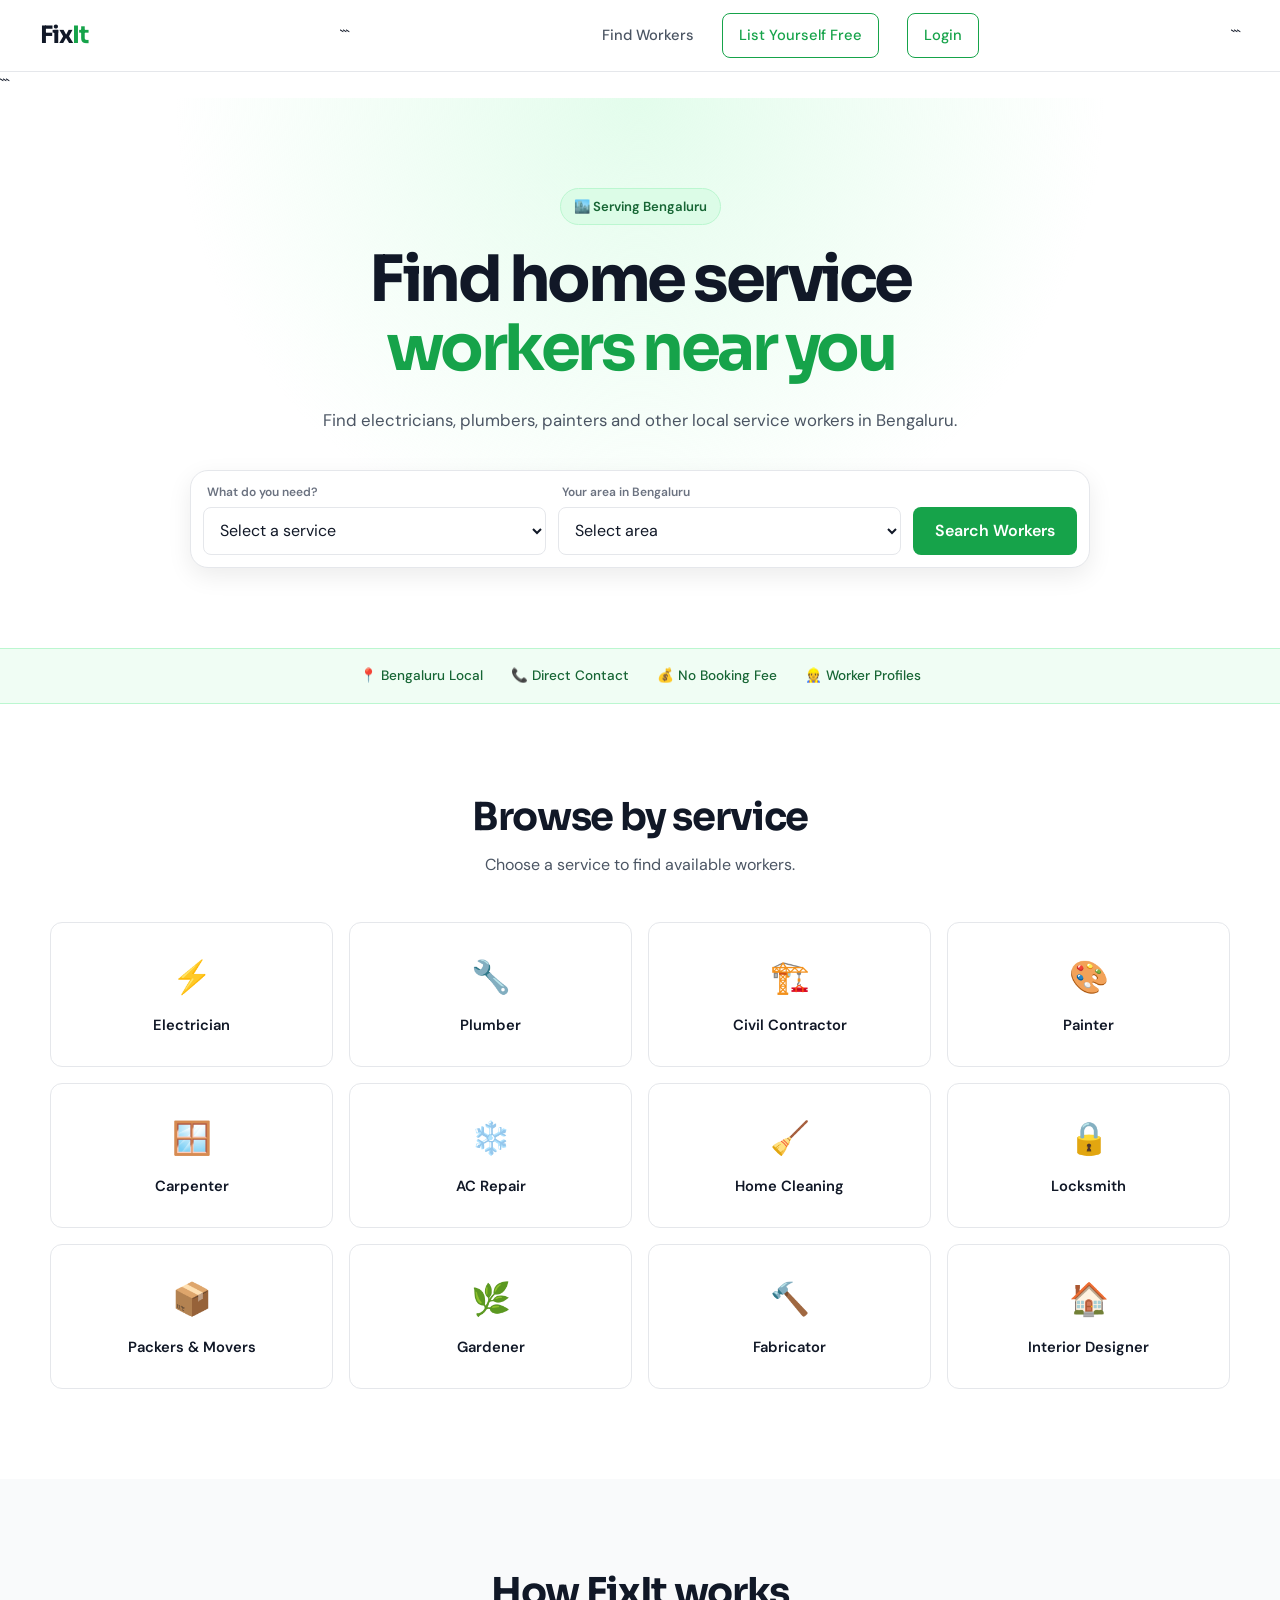
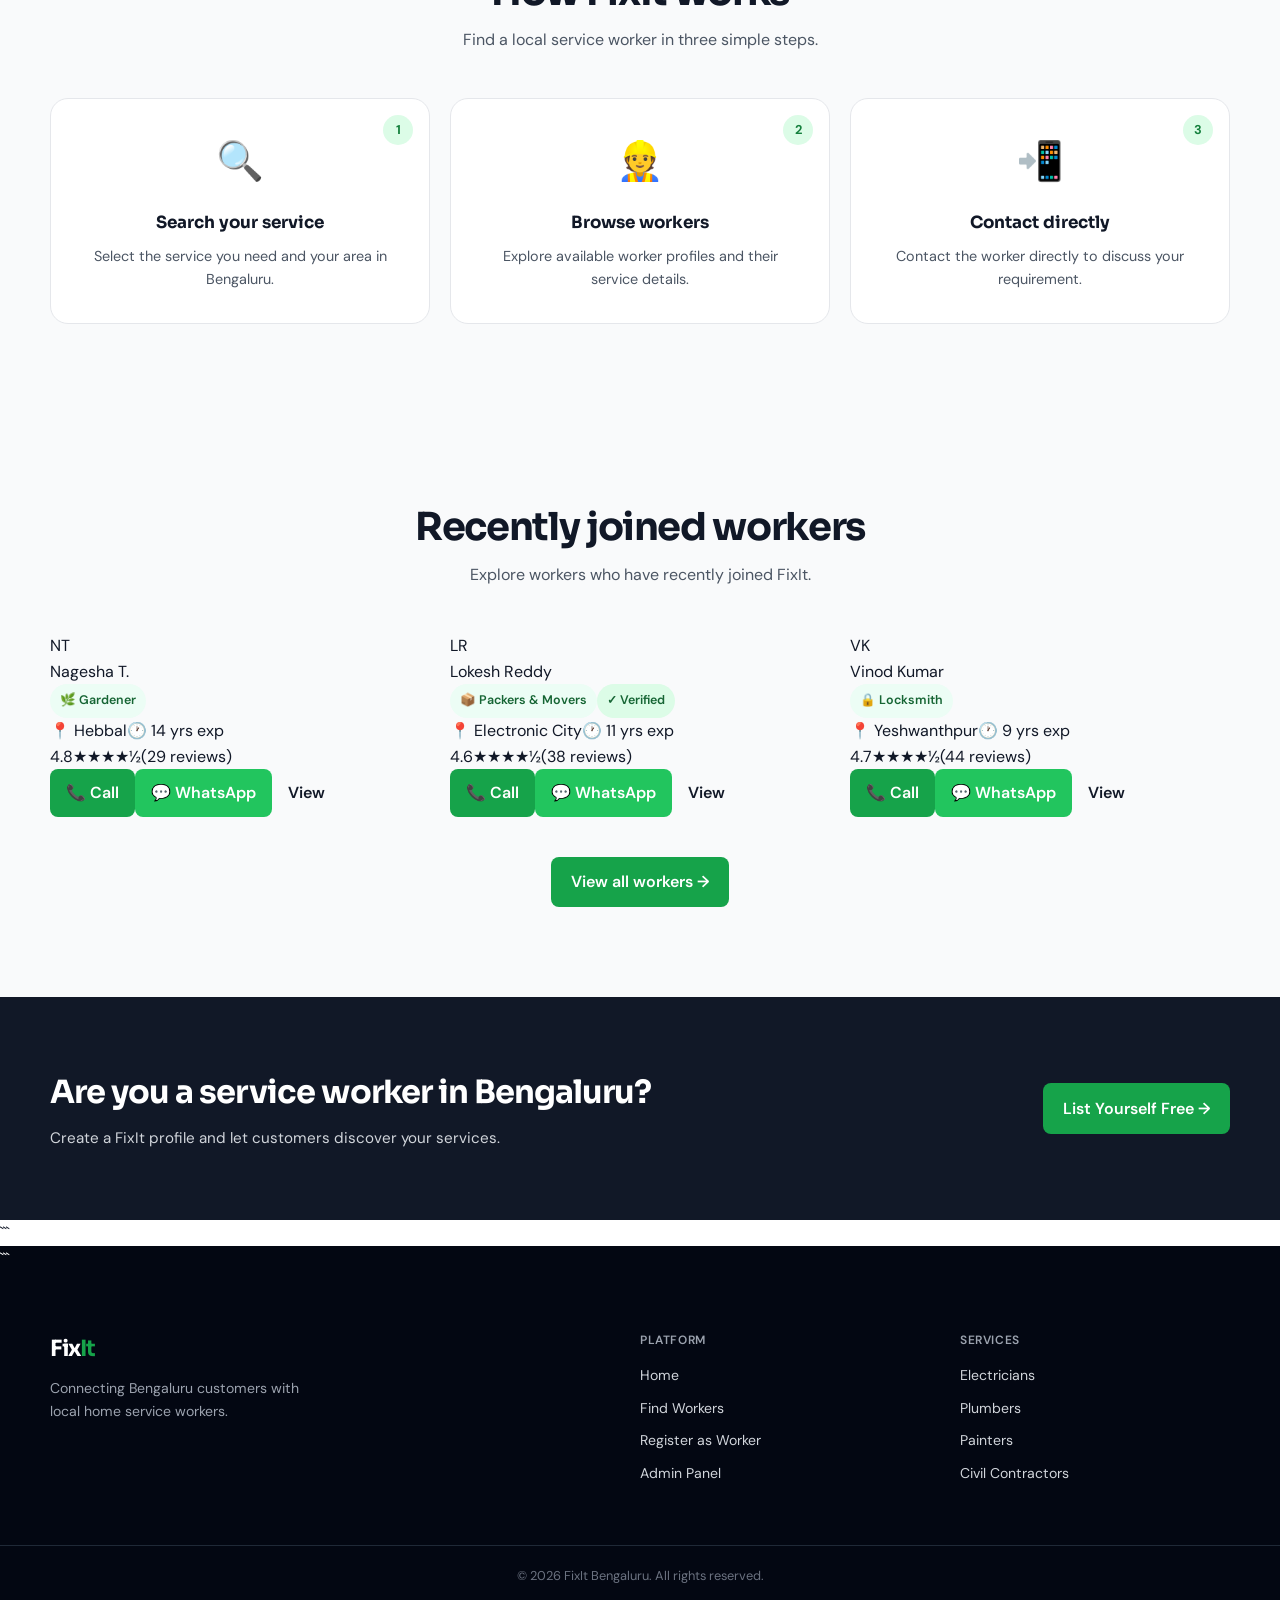
<file: index.html>
<!DOCTYPE html>

<html lang="en">
<head>
  <meta charset="UTF-8">
  <meta name="viewport" content="width=device-width, initial-scale=1.0">

  <title>FixIt — Home Services in Bengaluru</title>

<meta
name="description"
content="Find local electricians, plumbers, painters, carpenters and other home service workers in Bengaluru."

>

  <meta name="theme-color" content="#ffffff">

  <link rel="preconnect" href="https://fonts.googleapis.com">
  <link rel="preconnect" href="https://fonts.gstatic.com" crossorigin>

  <link
    href="https://fonts.googleapis.com/css2?family=Sora:wght@400;500;600;700&family=DM+Sans:wght@400;500&display=swap"
    rel="stylesheet"
  >

  <link rel="stylesheet" href="css/style.css">
</head>

<body>

  <!-- =========================
       NAVIGATION
  ========================== -->

  <header class="navbar">
    <a href="index.html" class="brand" aria-label="FixIt home">
      Fix<span>It</span>
    </a>

```
<nav class="nav-links" aria-label="Main navigation">
  <a href="pages/services.html">Find Workers</a>
  <a href="pages/register.html" class="btn-outline">
    List Yourself Free
  </a>
  <a href="pages/login.html" class="btn-outline" data-auth-link>Login</a>
</nav>

<button
  type="button"
  class="hamburger"
  id="menuToggle"
  aria-label="Open navigation menu"
  aria-expanded="false"
  aria-controls="mobileMenu"
>
  ☰
</button>
```

  </header>

  <nav
    class="mobile-menu"
    id="mobileMenu"
    aria-label="Mobile navigation"
    hidden
  >
    <a href="pages/services.html">Find Workers</a>
    <a href="pages/register.html">List Yourself Free</a>
  </nav>

  <!-- =========================
       HERO
  ========================== -->

  <main>

```
<section class="hero">
  <div class="hero-badge">
    🏙️ Serving Bengaluru
  </div>

  <h1>
    Find home service
    <br>
    <span class="highlight">workers near you</span>
  </h1>

  <p class="hero-sub">
    Find electricians, plumbers, painters and other local service workers
    in Bengaluru.
  </p>

  <form class="search-box" id="searchForm">

    <div class="search-field">
      <label for="searchCategory">
        What do you need?
      </label>

      <select id="searchCategory" name="category">
        <option value="">Select a service</option>
        <option value="Electrician">Electrician</option>
        <option value="Plumber">Plumber</option>
        <option value="Civil Contractor">Civil Contractor</option>
        <option value="Painter">Painter</option>
        <option value="Carpenter">Carpenter</option>
        <option value="AC Repair">AC Repair</option>
        <option value="Home Cleaning">Home Cleaning</option>
        <option value="Locksmith">Locksmith</option>
        <option value="Packers & Movers">Packers & Movers</option>
        <option value="Gardener">Gardener</option>
        <option value="Fabricator">Fabricator</option>
        <option value="Interior Designer">Interior Designer</option>
      </select>
    </div>

    <div class="search-field">
      <label for="searchArea">
        Your area in Bengaluru
      </label>

      <select id="searchArea" name="area">
        <option value="">Select area</option>
        <option value="Koramangala">Koramangala</option>
        <option value="HSR Layout">HSR Layout</option>
        <option value="Whitefield">Whitefield</option>
        <option value="Indiranagar">Indiranagar</option>
        <option value="Jayanagar">Jayanagar</option>
        <option value="Marathahalli">Marathahalli</option>
        <option value="Electronic City">Electronic City</option>
        <option value="Hebbal">Hebbal</option>
        <option value="BTM Layout">BTM Layout</option>
        <option value="Banashankari">Banashankari</option>
        <option value="JP Nagar">JP Nagar</option>
        <option value="Yeshwanthpur">Yeshwanthpur</option>
      </select>
    </div>

    <button type="submit" class="btn-search">
      Search Workers
    </button>

  </form>
</section>


<!-- =========================
     TRUST / PLATFORM INFO
========================== -->

<section class="trust-strip" aria-label="FixIt features">
  <div class="trust-items">
    <span>📍 Bengaluru Local</span>
    <span>📞 Direct Contact</span>
    <span>💰 No Booking Fee</span>
    <span>👷 Worker Profiles</span>
  </div>
</section>


<!-- =========================
     CATEGORIES
========================== -->

<section class="section categories-section">
  <div class="container">

    <h2 class="section-title">
      Browse by service
    </h2>

    <p class="section-sub">
      Choose a service to find available workers.
    </p>

    <div class="categories-grid">

      <a href="pages/services.html?category=Electrician" class="cat-card">
        <div class="cat-icon">⚡</div>
        <div class="cat-name">Electrician</div>
      </a>

      <a href="pages/services.html?category=Plumber" class="cat-card">
        <div class="cat-icon">🔧</div>
        <div class="cat-name">Plumber</div>
      </a>

      <a href="pages/services.html?category=Civil%20Contractor" class="cat-card">
        <div class="cat-icon">🏗️</div>
        <div class="cat-name">Civil Contractor</div>
      </a>

      <a href="pages/services.html?category=Painter" class="cat-card">
        <div class="cat-icon">🎨</div>
        <div class="cat-name">Painter</div>
      </a>

      <a href="pages/services.html?category=Carpenter" class="cat-card">
        <div class="cat-icon">🪟</div>
        <div class="cat-name">Carpenter</div>
      </a>

      <a href="pages/services.html?category=AC%20Repair" class="cat-card">
        <div class="cat-icon">❄️</div>
        <div class="cat-name">AC Repair</div>
      </a>

      <a href="pages/services.html?category=Home%20Cleaning" class="cat-card">
        <div class="cat-icon">🧹</div>
        <div class="cat-name">Home Cleaning</div>
      </a>

      <a href="pages/services.html?category=Locksmith" class="cat-card">
        <div class="cat-icon">🔒</div>
        <div class="cat-name">Locksmith</div>
      </a>

      <a href="pages/services.html?category=Packers%20%26%20Movers" class="cat-card">
        <div class="cat-icon">📦</div>
        <div class="cat-name">Packers & Movers</div>
      </a>

      <a href="pages/services.html?category=Gardener" class="cat-card">
        <div class="cat-icon">🌿</div>
        <div class="cat-name">Gardener</div>
      </a>

      <a href="pages/services.html?category=Fabricator" class="cat-card">
        <div class="cat-icon">🔨</div>
        <div class="cat-name">Fabricator</div>
      </a>

      <a href="pages/services.html?category=Interior%20Designer" class="cat-card">
        <div class="cat-icon">🏠</div>
        <div class="cat-name">Interior Designer</div>
      </a>

    </div>
  </div>
</section>


<!-- =========================
     HOW IT WORKS
========================== -->

<section class="section hiw-section">
  <div class="container">

    <h2 class="section-title">
      How FixIt works
    </h2>

    <p class="section-sub">
      Find a local service worker in three simple steps.
    </p>

    <div class="hiw-grid">

      <article class="hiw-card">
        <div class="hiw-num">1</div>
        <div class="hiw-icon">🔍</div>

        <h3>Search your service</h3>

        <p>
          Select the service you need and your area in Bengaluru.
        </p>
      </article>

      <article class="hiw-card">
        <div class="hiw-num">2</div>
        <div class="hiw-icon">👷</div>

        <h3>Browse workers</h3>

        <p>
          Explore available worker profiles and their service details.
        </p>
      </article>

      <article class="hiw-card">
        <div class="hiw-num">3</div>
        <div class="hiw-icon">📲</div>

        <h3>Contact directly</h3>

        <p>
          Contact the worker directly to discuss your requirement.
        </p>
      </article>

    </div>
  </div>
</section>


<!-- =========================
     RECENT WORKERS
========================== -->

<section class="section recent-section">

  <div class="container">

    <h2 class="section-title">
      Recently joined workers
    </h2>

    <p class="section-sub">
      Explore workers who have recently joined FixIt.
    </p>

    <div
      class="workers-grid"
      id="recentWorkers"
      aria-live="polite"
    ></div>

    <div class="section-action">
      <a href="pages/services.html" class="btn-primary">
        View all workers →
      </a>
    </div>

  </div>

</section>


<!-- =========================
     WORKER CTA
========================== -->

<section class="cta-banner">

  <div class="container cta-inner">

    <div>
      <h2>
        Are you a service worker in Bengaluru?
      </h2>

      <p>
        Create a FixIt profile and let customers discover your services.
      </p>
    </div>

    <a href="pages/register.html" class="btn-cta">
      List Yourself Free →
    </a>

  </div>

</section>
```

  </main>

  <!-- =========================
       FOOTER
  ========================== -->

  <footer class="footer">

```
<div class="container footer-inner">

  <div>

    <a
      href="index.html"
      class="brand footer-brand"
      aria-label="FixIt home"
    >
      Fix<span>It</span>
    </a>

    <p class="footer-description">
      Connecting Bengaluru customers with local home service workers.
    </p>

  </div>


  <div>

    <h3 class="footer-heading">
      Platform
    </h3>

    <div class="footer-links">
      <a href="index.html">Home</a>
      <a href="pages/services.html">Find Workers</a>
      <a href="pages/register.html">Register as Worker</a>
      <a href="pages/admin.html">Admin Panel</a>
    </div>

  </div>


  <div>

    <h3 class="footer-heading">
      Services
    </h3>

    <div class="footer-links">
      <a href="pages/services.html?category=Electrician">
        Electricians
      </a>

      <a href="pages/services.html?category=Plumber">
        Plumbers
      </a>

      <a href="pages/services.html?category=Painter">
        Painters
      </a>

      <a href="pages/services.html?category=Civil%20Contractor">
        Civil Contractors
      </a>
    </div>

  </div>

</div>


<div class="footer-bottom">
  © <span id="currentYear"></span> FixIt Bengaluru.
  All rights reserved.
</div>
```

  </footer>

  <!-- =========================
       JAVASCRIPT
  ========================== -->

  <script src="js/api.js" defer></script>
  <script src="js/data.js" defer></script>

  <script src="js/main.js?v=my-bookings-1" defer></script>

</body>
</html>
</file>
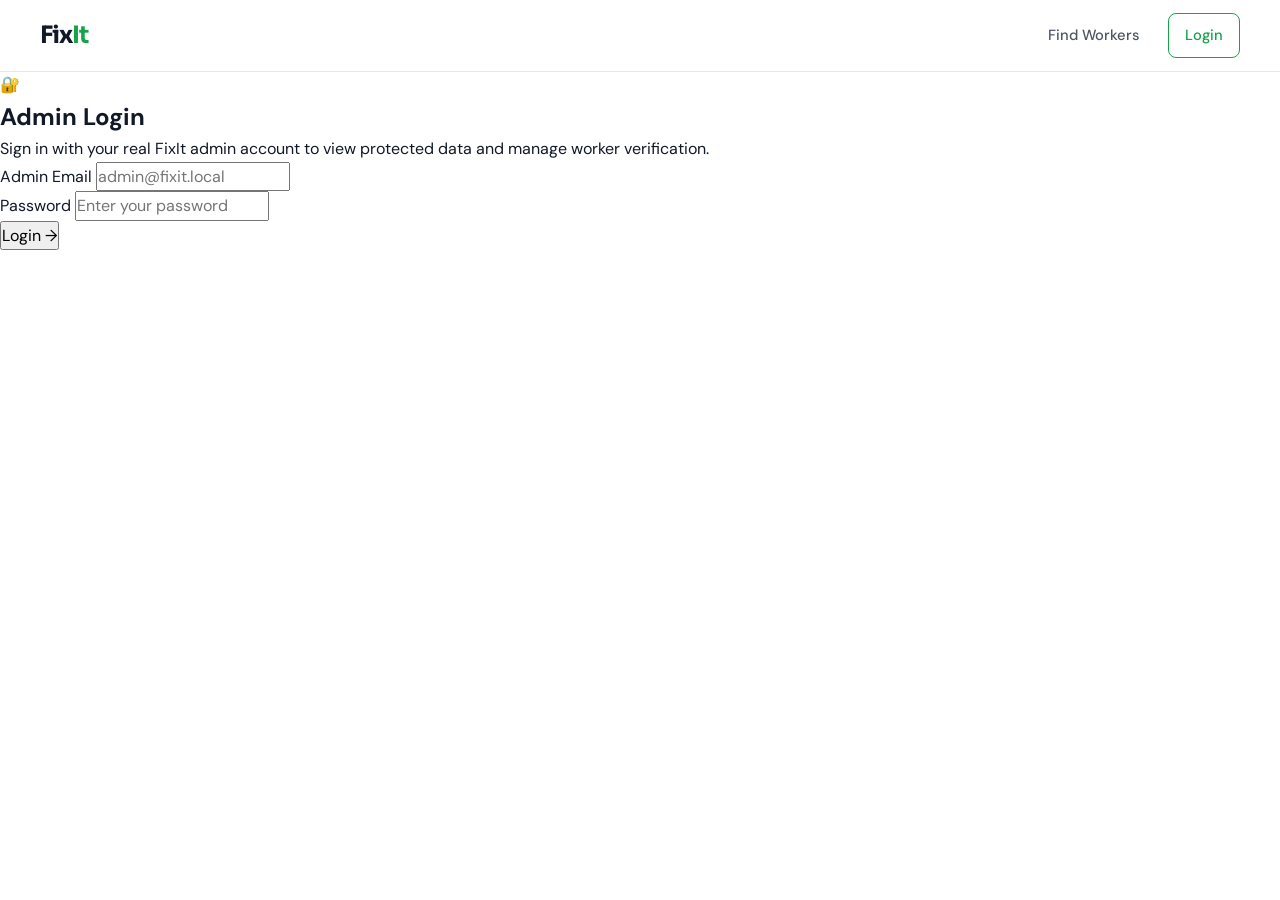
<file: pages/admin.html>
<!DOCTYPE html>
<html lang="en">
<head>
  <meta charset="UTF-8" />
  <meta name="viewport" content="width=device-width, initial-scale=1.0" />
  <meta name="description" content="Secure FixIt admin panel for reviewing workers, bookings, and verification states through the real backend API." />
  <meta name="referrer" content="strict-origin-when-cross-origin" />
  <title>Admin — FixIt</title>
  <link rel="stylesheet" href="../css/style.css" />
  <link rel="preconnect" href="https://fonts.googleapis.com" />
  <link rel="preconnect" href="https://fonts.gstatic.com" crossorigin />
  <link href="https://fonts.googleapis.com/css2?family=Sora:wght@400;500;600;700&family=DM+Sans:wght@400;500;600&display=swap" rel="stylesheet" />
  <script src="../js/api.js" defer></script>
  <script src="../js/data.js" defer></script>
  <script src="../js/main.js" defer></script>
  <script src="../js/admin.js" defer></script>
</head>
<body>
  <header class="navbar">
    <a href="../index.html" class="brand" aria-label="FixIt home">Fix<span>It</span></a>

    <nav class="nav-links" aria-label="Main navigation">
      <a href="services.html">Find Workers</a>
      <a href="login.html" class="btn-outline" data-auth-link>Login</a>
    </nav>
  </header>

  <main>
    <div id="loginScreen" class="admin-login-wrap">
      <div class="admin-login">
        <div class="admin-login-icon" aria-hidden="true">🔐</div>
        <h2>Admin Login</h2>
        <p class="admin-login-note">Sign in with your real FixIt admin account to view protected data and manage worker verification.</p>

        <div class="form-group form-group-left">
          <label for="adminEmail">Admin Email</label>
          <input type="email" id="adminEmail" name="adminEmail" placeholder="admin@fixit.local" autocomplete="email" />
        </div>

        <div class="form-group form-group-left">
          <label for="adminPass">Password</label>
          <input type="password" id="adminPass" name="adminPass" placeholder="Enter your password" autocomplete="current-password" />
          <div class="form-error" id="loginErr" aria-live="polite"></div>
        </div>

        <button type="button" id="adminLoginButton" class="btn-next btn-full">Login →</button>
      </div>
    </div>

    <div id="adminPanel" style="display:none;">
      <section class="page-hero">
        <div class="container">
          <span class="section-kicker">FIXIT ADMIN</span>
          <h1>FixIt Demo Admin Panel</h1>
          <p>Review local worker data and prototype verification states.</p>
        </div>
      </section>

      <div class="admin-page container">
        <div class="stats-row" id="statsRow"></div>

        <div class="admin-controls">
          <input type="text" id="adminSearch" placeholder="Search by name, skill, or area..." />
          <select id="adminFilter">
            <option value="">All Workers</option>
            <option value="verified">Verified Only</option>
            <option value="unverified">Unverified Only</option>
          </select>
          <button type="button" id="refreshAdminTable" class="btn-outline btn-inline">Refresh</button>
        </div>

        <div class="table-wrap">
          <table class="admin-table">
            <thead>
              <tr>
                <th>#</th>
                <th>Name</th>
                <th>Skill</th>
                <th>Area</th>
                <th>Phone</th>
                <th>Rating</th>
                <th>Joined</th>
                <th>Verified</th>
                <th>Action</th>
              </tr>
            </thead>
            <tbody id="adminTableBody"></tbody>
          </table>
        </div>

        <div id="adminEmpty" class="admin-empty" hidden>
          <div class="empty-icon" aria-hidden="true">📋</div>
          <p>No workers match your search.</p>
        </div>
      </div>
    </div>
  </main>
</body>
</html>
</file>
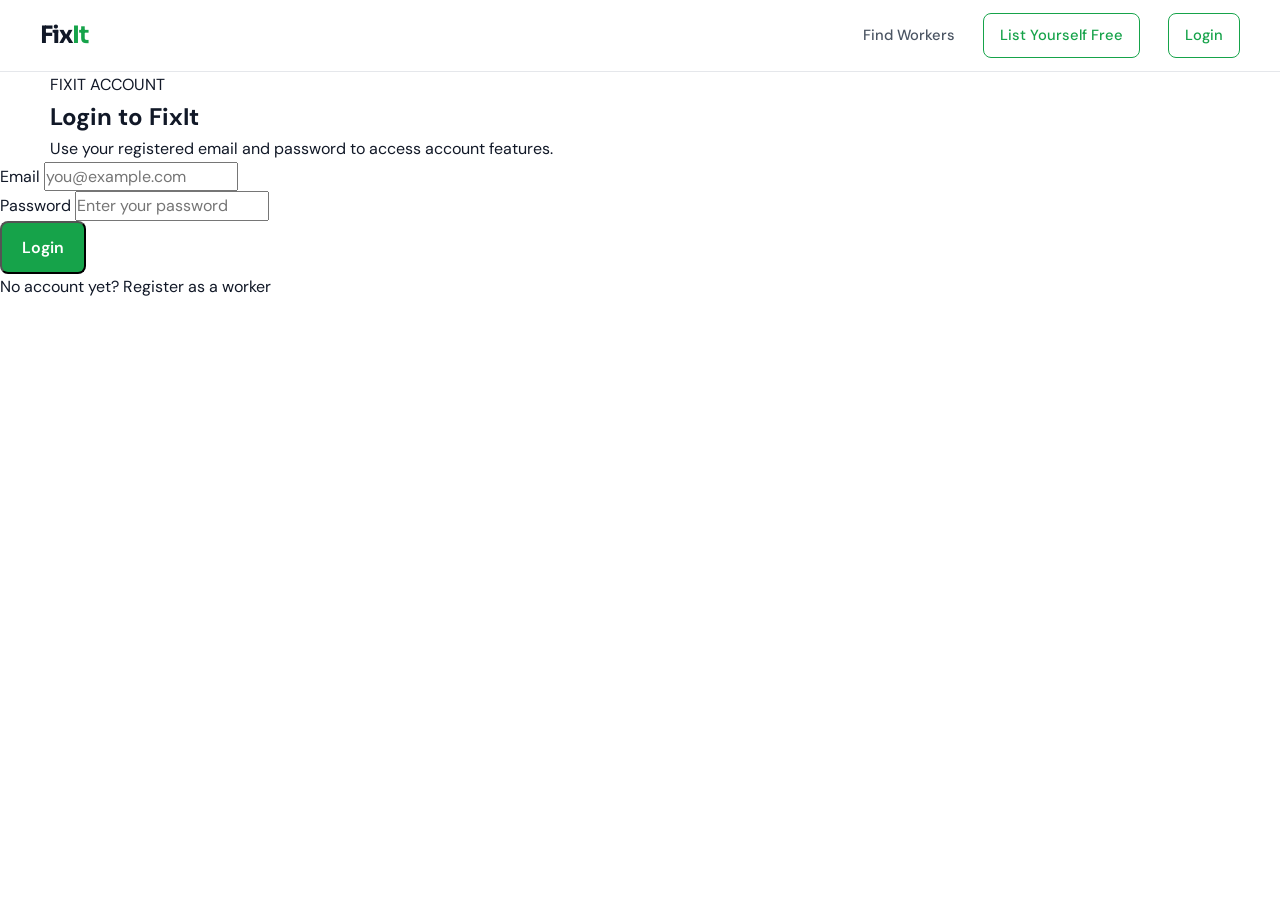
<file: pages/bookings.html>
<!DOCTYPE html>
<html lang="en">
<head>
  <meta charset="UTF-8" />
  <meta name="viewport" content="width=device-width, initial-scale=1.0" />
  <meta name="description" content="View your FixIt service booking requests and their current status." />
  <meta name="referrer" content="strict-origin-when-cross-origin" />
  <title>My Bookings — FixIt</title>
  <link rel="stylesheet" href="../css/style.css" />
  <link rel="preconnect" href="https://fonts.googleapis.com" />
  <link rel="preconnect" href="https://fonts.gstatic.com" crossorigin />
  <link href="https://fonts.googleapis.com/css2?family=Sora:wght@400;500;600;700&family=DM+Sans:wght@400;500;600&display=swap" rel="stylesheet" />
  <script src="../js/api.js?v=my-bookings-1" defer></script>
  <script src="../js/bookings.js" defer></script>
  <script src="../js/main.js?v=my-bookings-1" defer></script>
</head>
<body>
  <header class="navbar">
    <a href="../index.html" class="brand" aria-label="FixIt home">Fix<span>It</span></a>
    <nav class="nav-links" aria-label="Main navigation">
      <a href="services.html">Find Workers</a>
      <a href="register.html" class="btn-outline">List Yourself Free</a>
      <a href="login.html" class="btn-outline" data-auth-link>Login</a>
    </nav>
    <button type="button" class="hamburger" id="menuToggle" aria-label="Open navigation menu" aria-expanded="false" aria-controls="mobileMenu">☰</button>
  </header>

  <nav class="mobile-menu" id="mobileMenu" aria-label="Mobile navigation" hidden>
    <a href="services.html">Find Workers</a>
    <a href="register.html">List Yourself Free</a>
  </nav>

  <main>
    <section class="page-hero bookings-page-hero" aria-labelledby="bookingsTitle">
      <div class="container">
        <span class="section-kicker">YOUR ACCOUNT</span>
        <h1 id="bookingsTitle">My Bookings</h1>
        <p>Review your service requests and their latest status.</p>
      </div>
    </section>

    <section class="customer-bookings-section" aria-label="Customer bookings">
      <div class="container">
        <div id="bookingFilters" class="booking-filters" role="group" aria-label="Filter bookings"></div>
        <div id="bookingsList" class="customer-bookings-grid" aria-live="polite">
          <p class="bookings-loading-state">Loading your bookings...</p>
        </div>
      </div>
    </section>
  </main>

  <dialog id="bookingDetailsDialog" class="booking-details-dialog" aria-labelledby="bookingDetailsTitle">
    <div class="booking-dialog-content">
      <button type="button" class="booking-dialog-close" data-close-booking-details aria-label="Close booking details">×</button>
      <span class="section-kicker">BOOKING DETAILS</span>
      <h2 id="bookingDetailsTitle">Booking details</h2>
      <dl id="bookingDetailsFields" class="booking-details-list"></dl>
    </div>
  </dialog>

  <footer class="footer">
    <div class="footer-bottom">
      © <span id="currentYear"></span> FixIt. All rights reserved.
    </div>
  </footer>
</body>
</html>
</file>
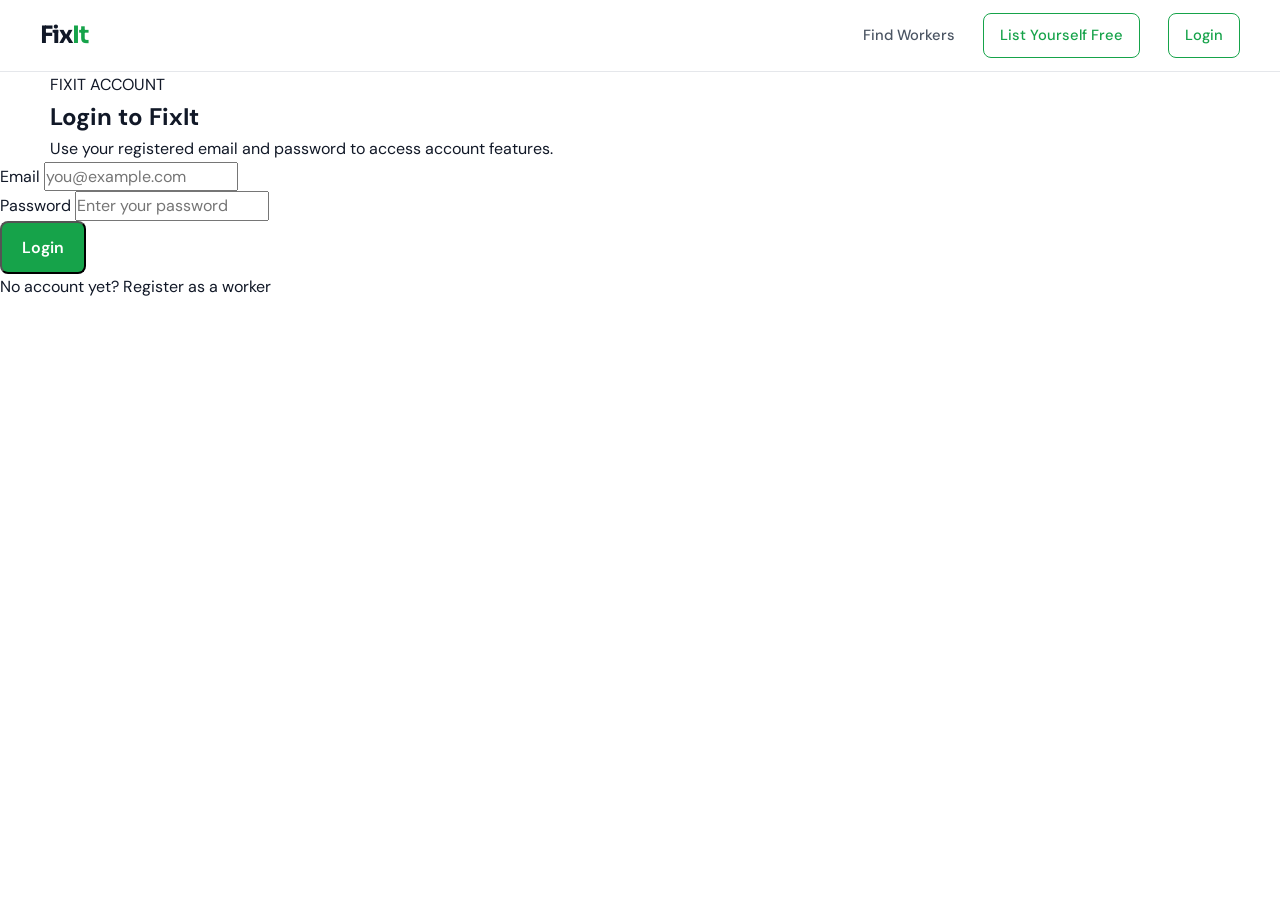
<file: pages/login.html>
<!DOCTYPE html>
<html lang="en">
<head>
  <meta charset="UTF-8" />
  <meta name="viewport" content="width=device-width, initial-scale=1.0" />
  <meta name="description" content="Log in to FixIt to manage bookings and account access securely." />
  <title>Login — FixIt</title>
  <link rel="stylesheet" href="../css/style.css" />
  <link rel="preconnect" href="https://fonts.googleapis.com" />
  <link rel="preconnect" href="https://fonts.gstatic.com" crossorigin />
  <link href="https://fonts.googleapis.com/css2?family=Sora:wght@400;500;600;700&family=DM+Sans:wght@400;500;600&display=swap" rel="stylesheet" />
</head>
<body>
  <header class="navbar">
    <a href="../index.html" class="brand" aria-label="FixIt home">Fix<span>It</span></a>
    <nav class="nav-links" aria-label="Main navigation">
      <a href="services.html">Find Workers</a>
      <a href="register.html" class="btn-outline">List Yourself Free</a>
      <a href="login.html" class="btn-outline" data-auth-link>Login</a>
    </nav>
    <button type="button" class="hamburger" id="menuToggle" aria-label="Open navigation menu" aria-expanded="false" aria-controls="mobileMenu">
      ☰
    </button>
  </header>

  <nav class="mobile-menu" id="mobileMenu" aria-label="Mobile navigation" hidden>
    <a href="services.html">Find Workers</a>
    <a href="register.html">List Yourself Free</a>
  </nav>

  <main>
    <section class="page-hero">
      <div class="container">
        <span class="section-kicker">FIXIT ACCOUNT</span>
        <h1>Login to FixIt</h1>
        <p>Use your registered email and password to access account features.</p>
      </div>
    </section>

    <section class="auth-screen">
      <div class="auth-card">
        <form id="loginForm" novalidate>
          <div class="form-group">
            <label for="loginEmail">Email</label>
            <input id="loginEmail" name="loginEmail" type="email" autocomplete="email" placeholder="you@example.com" required />
          </div>

          <div class="form-group">
            <label for="loginPassword">Password</label>
            <input id="loginPassword" name="loginPassword" type="password" autocomplete="current-password" placeholder="Enter your password" required />
          </div>

          <div id="loginError" class="form-error" aria-live="polite"></div>

          <button type="submit" class="btn-primary btn-full">Login</button>
        </form>

        <p class="auth-subtext">
          No account yet? <a href="register.html">Register as a worker</a>
        </p>
      </div>
    </section>
  </main>

  <script src="../js/api.js" defer></script>
  <script src="../js/main.js?v=my-bookings-1" defer></script>
  <script>
    document.addEventListener("DOMContentLoaded", () => {
      const loginForm = document.getElementById("loginForm");
      const emailInput = document.getElementById("loginEmail");
      const passwordInput = document.getElementById("loginPassword");
      const errorNode = document.getElementById("loginError");

      if (!loginForm) return;

      loginForm.addEventListener("submit", async (event) => {
        event.preventDefault();
        const email = (emailInput.value || "").trim();
        const password = passwordInput.value || "";

        errorNode.textContent = "";

        if (!email || !password) {
          errorNode.textContent = "Please enter both email and password.";
          return;
        }

        try {
          const result = await window.FixItAPI.loginUser(email, password);
          if (result && result.access_token) {
            const user = await window.FixItAPI.getCurrentUser();
            const requestedPage = new URLSearchParams(window.location.search).get("next");
            const destination = user?.role === "customer" && requestedPage === "bookings.html"
              ? requestedPage
              : user && user.role === "admin" ? "admin.html" : "services.html";
            window.location.href = destination;
          }
        } catch (error) {
          errorNode.textContent = error.message || "Unable to log in. Please try again.";
        }
      });
    });
  </script>
</body>
</html>
</file>
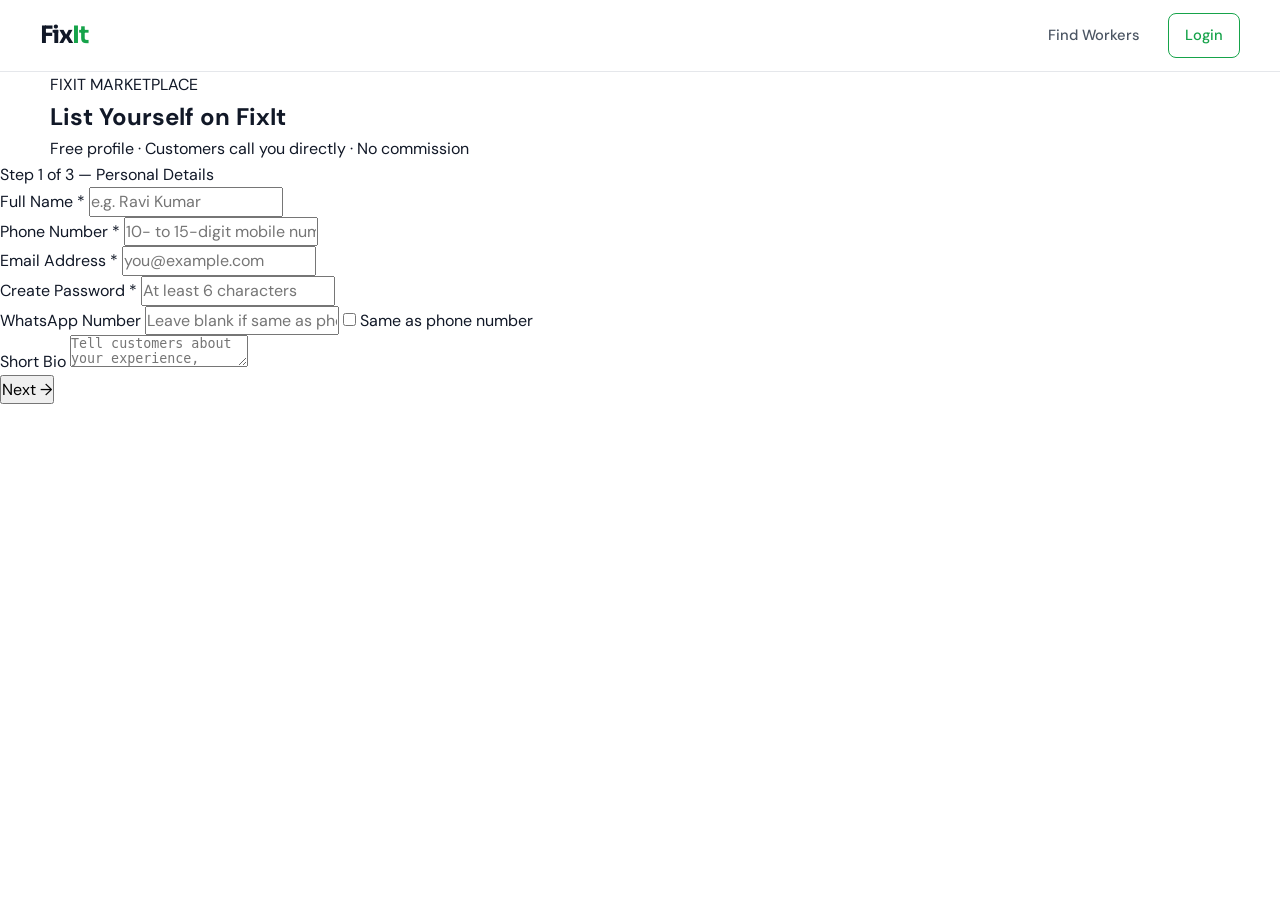
<file: pages/register.html>
<!DOCTYPE html>
<html lang="en">
<head>
  <meta charset="UTF-8" />
  <meta name="viewport" content="width=device-width, initial-scale=1.0" />
  <meta name="description" content="Register as a FixIt worker in Bengaluru and list your service profile." />
  <meta name="referrer" content="strict-origin-when-cross-origin" />
  <title>Register as Worker — FixIt</title>
  <link rel="stylesheet" href="../css/style.css" />
  <link rel="preconnect" href="https://fonts.googleapis.com" />
  <link rel="preconnect" href="https://fonts.gstatic.com" crossorigin />
  <link href="https://fonts.googleapis.com/css2?family=Sora:wght@400;500;600;700&family=DM+Sans:wght@400;500;600&display=swap" rel="stylesheet" />
  <script src="../js/api.js" defer></script>
  <script src="../js/data.js" defer></script>
  <script src="../js/register.js" defer></script>
</head>
<body>
  <header class="navbar">
    <a href="../index.html" class="brand" aria-label="FixIt home">Fix<span>It</span></a>

    <nav class="nav-links" aria-label="Main navigation">
      <a href="services.html">Find Workers</a>
      <a href="login.html" class="btn-outline" data-auth-link>Login</a>
    </nav>

    <button type="button" class="hamburger" id="menuToggle" aria-label="Open navigation menu" aria-expanded="false" aria-controls="mobileMenu">
      ☰
    </button>
  </header>

  <nav class="mobile-menu" id="mobileMenu" aria-label="Mobile navigation" hidden>
    <a href="services.html">Find Workers</a>
  </nav>

  <main>
    <section class="page-hero">
      <div class="container">
        <span class="section-kicker">FIXIT MARKETPLACE</span>
        <h1>List Yourself on FixIt</h1>
        <p>Free profile · Customers call you directly · No commission</p>
      </div>
    </section>

    <div class="register-page">
      <div id="progressWrap" class="progress-wrap">
        <div class="progress-bar" aria-hidden="true">
          <div class="progress-step active" id="ps1"></div>
          <div class="progress-step" id="ps2"></div>
          <div class="progress-step" id="ps3"></div>
        </div>
        <div class="step-label" id="stepLabel">Step 1 of 3 — Personal Details</div>
      </div>

      <form id="registerForm" novalidate>
        <div class="form-card" id="step1">
          <div class="form-group">
            <label for="fname">Full Name *</label>
            <input type="text" id="fname" name="fname" placeholder="e.g. Ravi Kumar" maxlength="80" />
            <div class="form-error" id="err-fname" aria-live="polite"></div>
          </div>

          <div class="form-group">
            <label for="fphone">Phone Number *</label>
            <input type="tel" id="fphone" name="fphone" placeholder="10- to 15-digit mobile number" maxlength="15" inputmode="numeric" />
            <div class="form-error" id="err-fphone" aria-live="polite"></div>
          </div>

          <div class="form-group">
            <label for="registerEmail">Email Address *</label>
            <input type="email" id="registerEmail" name="registerEmail" placeholder="you@example.com" autocomplete="email" />
            <div class="form-error" id="err-registerEmail" aria-live="polite"></div>
          </div>

          <div class="form-group">
            <label for="registerPassword">Create Password *</label>
            <input type="password" id="registerPassword" name="registerPassword" placeholder="At least 6 characters" autocomplete="new-password" />
            <div class="form-error" id="err-registerPassword" aria-live="polite"></div>
          </div>

          <div class="form-group">
            <label for="fwhatsapp">WhatsApp Number</label>
            <input type="tel" id="fwhatsapp" name="fwhatsapp" placeholder="Leave blank if same as phone number" maxlength="15" inputmode="numeric" />
            <label class="checkbox-item" for="samePhone">
              <input type="checkbox" id="samePhone" name="samePhone" />
              <span>Same as phone number</span>
            </label>
          </div>

          <div class="form-group">
            <label for="fbio">Short Bio</label>
            <textarea id="fbio" name="fbio" placeholder="Tell customers about your experience, speciality and why they should hire you." maxlength="500"></textarea>
            <div class="form-error" id="err-fbio" aria-live="polite"></div>
          </div>

          <div class="form-footer">
            <button type="button" class="btn-next" data-step="2">Next →</button>
          </div>
        </div>

        <div class="form-card" id="step2" style="display:none;">
          <div class="form-group">
            <label for="fskill">Your Skill / Service Category *</label>
            <select id="fskill" name="fskill">
              <option value="">Select your main skill</option>
              <option value="Electrician">Electrician</option>
              <option value="Plumber">Plumber</option>
              <option value="Civil Contractor">Civil Contractor</option>
              <option value="Painter">Painter</option>
              <option value="Carpenter">Carpenter</option>
              <option value="AC Repair">AC Repair</option>
              <option value="Home Cleaning">Home Cleaning</option>
              <option value="Locksmith">Locksmith</option>
              <option value="Packers & Movers">Packers & Movers</option>
              <option value="Gardener">Gardener</option>
              <option value="Fabricator">Fabricator</option>
              <option value="Interior Designer">Interior Designer</option>
            </select>
            <div class="form-error" id="err-fskill" aria-live="polite"></div>
          </div>

          <div class="form-group">
            <label for="fexp">Years of Experience *</label>
            <input type="number" id="fexp" name="fexp" placeholder="e.g. 5" min="0" max="60" step="1" />
            <div class="form-error" id="err-fexp" aria-live="polite"></div>
          </div>

          <div class="form-group">
            <label>Areas you serve in Bengaluru * (select all that apply)</label>
            <div class="checkbox-grid" id="areasGrid"></div>
            <div class="form-error" id="err-fareas" aria-live="polite"></div>
          </div>

          <div class="form-group">
            <label for="fservices">Services you offer</label>
            <input type="text" id="fservices" name="fservices" placeholder="e.g. Home wiring, Switchboard repair, Fan fitting" maxlength="200" />
          </div>

          <div class="form-footer split-actions">
            <button type="button" class="btn-back" data-step="1">← Back</button>
            <button type="button" class="btn-next" data-step="3">Next →</button>
          </div>
        </div>

        <div class="form-card" id="step3" style="display:none;">
          <h3>Review your profile</h3>
          <div id="summaryBox" class="summary-box"></div>

          <div class="form-group">
            <label class="checkbox-item" for="agreeCheck">
              <input type="checkbox" id="agreeCheck" name="agreeCheck" />
              <span>I agree that this profile may be listed publicly on FixIt and that my details are correct.</span>
            </label>
            <div class="form-error" id="err-agree" aria-live="polite"></div>
          </div>

          <div class="form-footer split-actions">
            <button type="button" class="btn-back" data-step="2">← Back</button>
            <button type="button" class="btn-submit" id="submitButton">Submit & Go Live 🚀</button>
          </div>
        </div>
      </form>

      <div class="success-screen" id="successScreen" style="display:none;">
        <div class="success-icon">🎉</div>
        <h2>You're listed on FixIt!</h2>
        <p>Customers in Bengaluru can now discover your profile and contact you directly.</p>
        <div class="success-actions">
          <a href="services.html" class="btn-primary">View all workers</a>
          <button type="button" class="btn-ghost" id="shareProfileButton">🔗 Share profile</button>
        </div>
      </div>
    </div>
  </main>

  <script src="../js/main.js" defer></script>
</body>
</html>
</file>
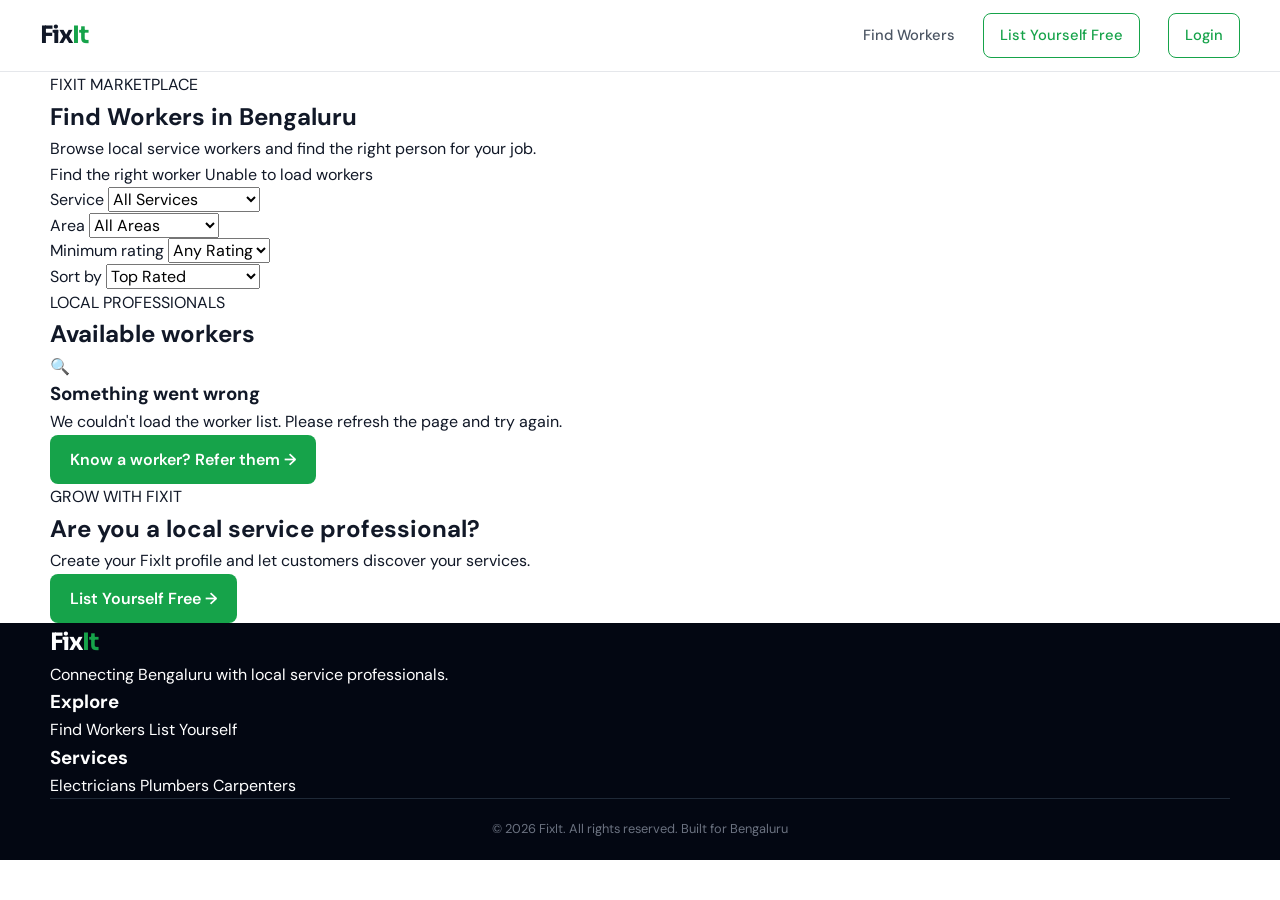
<file: pages/services.html>
<!DOCTYPE html>
<html lang="en">
<head>
  <meta charset="UTF-8">
  <meta name="viewport" content="width=device-width, initial-scale=1.0">

  <meta
    name="description"
    content="Find local service workers in Bengaluru with FixIt."
  >

  <meta name="referrer" content="strict-origin-when-cross-origin">

  <title>Find Workers — FixIt Bengaluru</title>

  <link rel="stylesheet" href="../css/style.css">

  <link
    rel="preconnect"
    href="https://fonts.googleapis.com"
  >
  <link
    rel="preconnect"
    href="https://fonts.gstatic.com"
    crossorigin
  >
  <link
    href="https://fonts.googleapis.com/css2?family=Sora:wght@400;500;600;700&family=DM+Sans:wght@400;500;600&display=swap"
    rel="stylesheet"
  >
</head>

<body>

  <!-- =========================
       NAVIGATION
  ========================== -->

  <header class="navbar">
    <a href="../index.html" class="brand" aria-label="FixIt home">
      Fix<span>It</span>
    </a>

    <nav class="nav-links" aria-label="Main navigation">
      <a href="services.html" aria-current="page">
        Find Workers
      </a>

      <a href="register.html" class="btn-outline">
        List Yourself Free
      </a>
      <a href="login.html" class="btn-outline" data-auth-link>Login</a>
    </nav>

    <button
      type="button"
      class="hamburger"
      id="menuToggle"
      aria-label="Open navigation menu"
      aria-expanded="false"
      aria-controls="mobileMenu"
    >
      ☰
    </button>
  </header>

  <nav
    class="mobile-menu"
    id="mobileMenu"
    aria-label="Mobile navigation"
    hidden
  >
    <a href="services.html" aria-current="page">
      Find Workers
    </a>

    <a href="register.html">
      List Yourself Free
    </a>
  </nav>


  <!-- =========================
       PAGE HERO
  ========================== -->

  <main>

    <section class="page-hero" aria-labelledby="pageTitle">
      <div class="container">

        <span class="section-kicker">
          FIXIT MARKETPLACE
        </span>

        <h1 id="pageTitle">
          Find Workers in Bengaluru
        </h1>

        <p id="pageSubtitle">
          Browse local service workers and find the right person for your job.
        </p>

      </div>
    </section>


    <!-- =========================
         FILTERS
    ========================== -->

    <section class="filter-section" aria-label="Worker filters">
      <div class="container">

        <form
          class="filter-bar"
          id="filterForm"
          autocomplete="off"
        >

          <div class="filter-heading">
            <span class="filter-label">
              Find the right worker
            </span>

            <span
              class="results-count"
              id="resultsCount"
              aria-live="polite"
            ></span>
          </div>


          <div class="filter-controls">

            <div class="filter-field">
              <label for="filterCategory">
                Service
              </label>

              <select
                class="filter-select"
                id="filterCategory"
                name="category"
              >
                <option value="">All Services</option>
                <option value="Electrician">Electrician</option>
                <option value="Plumber">Plumber</option>
                <option value="Civil Contractor">Civil Contractor</option>
                <option value="Painter">Painter</option>
                <option value="Carpenter">Carpenter</option>
                <option value="AC Repair">AC Repair</option>
                <option value="Home Cleaning">Home Cleaning</option>
                <option value="Locksmith">Locksmith</option>
                <option value="Packers & Movers">Packers & Movers</option>
                <option value="Gardener">Gardener</option>
                <option value="Fabricator">Fabricator</option>
                <option value="Interior Designer">Interior Designer</option>
              </select>
            </div>


            <div class="filter-field">
              <label for="filterArea">
                Area
              </label>

              <select
                class="filter-select"
                id="filterArea"
                name="area"
              >
                <option value="">All Areas</option>
                <option value="Koramangala">Koramangala</option>
                <option value="HSR Layout">HSR Layout</option>
                <option value="Whitefield">Whitefield</option>
                <option value="Indiranagar">Indiranagar</option>
                <option value="Jayanagar">Jayanagar</option>
                <option value="Marathahalli">Marathahalli</option>
                <option value="Electronic City">Electronic City</option>
                <option value="Hebbal">Hebbal</option>
                <option value="BTM Layout">BTM Layout</option>
                <option value="Banashankari">Banashankari</option>
                <option value="JP Nagar">JP Nagar</option>
                <option value="Yeshwanthpur">Yeshwanthpur</option>
              </select>
            </div>


            <div class="filter-field">
              <label for="filterRating">
                Minimum rating
              </label>

              <select
                class="filter-select"
                id="filterRating"
                name="rating"
              >
                <option value="">Any Rating</option>
                <option value="4">4+ Stars</option>
                <option value="3">3+ Stars</option>
              </select>
            </div>


            <div class="filter-field">
              <label for="sortBy">
                Sort by
              </label>

              <select
                class="filter-select"
                id="sortBy"
                name="sort"
              >
                <option value="rating">Top Rated</option>
                <option value="newest">Newest</option>
                <option value="experience">Most Experienced</option>
              </select>
            </div>

          </div>

        </form>

      </div>
    </section>


    <!-- =========================
         WORKER RESULTS
    ========================== -->

    <section
      class="services-main"
      aria-labelledby="workersHeading"
    >
      <div class="container">

        <div class="section-heading-row">

          <div>
            <span class="section-kicker">
              LOCAL PROFESSIONALS
            </span>

            <h2 id="workersHeading">
              Available workers
            </h2>
          </div>

        </div>


        <div
          class="workers-grid"
          id="workersGrid"
          aria-live="polite"
        ></div>


        <div
          id="emptyState"
          class="empty-state"
          hidden
        >
          <div
            class="empty-icon"
            aria-hidden="true"
          >
            🔍
          </div>

          <h3>
            No workers found
          </h3>

          <p>
            Try changing your filters or check back later as more workers join FixIt.
          </p>

          <a
            href="register.html"
            class="btn-primary"
          >
            Know a worker? Refer them →
          </a>
        </div>

      </div>
    </section>


    <!-- =========================
         CTA
    ========================== -->

    <section class="worker-cta">
      <div class="container">

        <div class="cta-content">

          <div>
            <span class="section-kicker">
              GROW WITH FIXIT
            </span>

            <h2>
              Are you a local service professional?
            </h2>

            <p>
              Create your FixIt profile and let customers discover your services.
            </p>
          </div>

          <a
            href="register.html"
            class="btn-primary"
          >
            List Yourself Free →
          </a>

        </div>

      </div>
    </section>

  </main>


  <!-- =========================
       FOOTER
  ========================== -->

  <footer class="footer">
    <div class="container">

      <div class="footer-grid">

        <div>
          <a
            href="../index.html"
            class="brand"
            aria-label="FixIt home"
          >
            Fix<span>It</span>
          </a>

          <p>
            Connecting Bengaluru with local service professionals.
          </p>
        </div>

        <div>
          <h3>Explore</h3>

          <a href="services.html">
            Find Workers
          </a>

          <a href="register.html">
            List Yourself
          </a>
        </div>

        <div>
          <h3>Services</h3>

          <a href="services.html?category=Electrician">
            Electricians
          </a>

          <a href="services.html?category=Plumber">
            Plumbers
          </a>

          <a href="services.html?category=Carpenter">
            Carpenters
          </a>
        </div>

      </div>

      <div class="footer-bottom">
        <span>
          © <span id="currentYear"></span> FixIt. All rights reserved.
        </span>

        <span>
          Built for Bengaluru
        </span>
      </div>

    </div>
  </footer>


  <!--
    Worker data is loaded before the page logic.
    No API keys or secrets should ever be placed in these files.
  -->

  <script src="../js/api.js" defer></script>
  <script src="../js/data.js" defer></script>
  <script src="../js/services.js?v=my-bookings-1" defer></script>

</body>
</html>
</file>
<file: css/style.css>
/* =========================================================
FIXIT — GLOBAL STYLES
========================================================= */

:root {
--primary: #16a34a;
--primary-dark: #15803d;
--primary-light: #dcfce7;

--text: #111827;
--text-secondary: #4b5563;
--text-muted: #6b7280;

--background: #ffffff;
--background-soft: #f9fafb;
--border: #e5e7eb;

--shadow-sm: 0 2px 8px rgba(0, 0, 0, 0.05);
--shadow-md: 0 8px 24px rgba(0, 0, 0, 0.08);

--radius-sm: 8px;
--radius-md: 12px;
--radius-lg: 18px;

--container: 1180px;
}

/* =========================================================
RESET
========================================================= */

* {
  box-sizing: border-box;
  margin: 0;
  padding: 0;
  }

html {
scroll-behavior: smooth;
}

body {
font-family: "DM Sans", sans-serif;
background: var(--background);
color: var(--text);
line-height: 1.6;
-webkit-font-smoothing: antialiased;
}

img {
max-width: 100%;
display: block;
}

button,
select,
input {
font: inherit;
}

button {
cursor: pointer;
}

a {
color: inherit;
text-decoration: none;
}

/* =========================================================
ACCESSIBILITY
========================================================= */

:focus-visible {
outline: 3px solid rgba(22, 163, 74, 0.35);
outline-offset: 3px;
}

button:disabled {
cursor: not-allowed;
opacity: 0.6;
}

/* =========================================================
CONTAINER
========================================================= */

.container {
width: min(var(--container), calc(100% - 40px));
margin: 0 auto;
}

/* =========================================================
NAVBAR
========================================================= */

.navbar {
min-height: 72px;
padding: 0 40px;

display: flex;
align-items: center;
justify-content: space-between;

background: rgba(255, 255, 255, 0.96);
border-bottom: 1px solid var(--border);

position: sticky;
top: 0;
z-index: 1000;

backdrop-filter: blur(12px);
}

.brand {
font-family: "Sora", sans-serif;
font-size: 1.5rem;
font-weight: 700;
letter-spacing: -0.04em;
}

.brand span {
color: var(--primary);
}

.nav-links {
display: flex;
align-items: center;
gap: 28px;
}

.nav-links a {
font-size: 0.92rem;
font-weight: 500;
color: var(--text-secondary);
transition: color 0.2s ease;
}

.nav-links a:hover {
color: var(--primary);
}

.btn-outline {
border: 1px solid var(--primary);
color: var(--primary) !important;
padding: 10px 16px;
border-radius: var(--radius-sm);
transition: all 0.2s ease;
}

.btn-outline:hover {
background: var(--primary);
color: white !important;
}

.hamburger {
display: none;

border: 0;
background: transparent;

font-size: 1.6rem;
color: var(--text);
}

/* =========================================================
MOBILE MENU
========================================================= */

.mobile-menu {
display: none;
flex-direction: column;

background: white;
border-bottom: 1px solid var(--border);

padding: 12px 20px;
}

.mobile-menu:not([hidden]) {
display: flex;
}

.mobile-menu a {
padding: 14px 8px;

font-size: 0.95rem;
font-weight: 500;

border-bottom: 1px solid #f3f4f6;
}

.mobile-menu a:last-child {
border-bottom: 0;
}

/* =========================================================
HERO
========================================================= */

.hero {
text-align: center;

padding: 90px 20px 80px;

background:
radial-gradient(
circle at top,
rgba(220, 252, 231, 0.8),
transparent 55%
),
#ffffff;
}

.hero-badge {
display: inline-flex;
align-items: center;

padding: 7px 13px;
margin-bottom: 20px;

border: 1px solid #bbf7d0;
border-radius: 999px;

background: var(--primary-light);

color: #166534;

font-size: 0.82rem;
font-weight: 600;
}

.hero h1 {
max-width: 850px;
margin: 0 auto;

font-family: "Sora", sans-serif;

font-size: clamp(2.4rem, 5vw, 4.5rem);
line-height: 1.08;
letter-spacing: -0.055em;
}

.highlight {
color: var(--primary);
}

.hero-sub {
max-width: 650px;
margin: 24px auto 36px;

color: var(--text-secondary);

font-size: 1.05rem;
}

/* =========================================================
SEARCH
========================================================= */

.search-box {
width: min(900px, 100%);
margin: 0 auto;

display: grid;
grid-template-columns: 1fr 1fr auto;
gap: 12px;

padding: 12px;

background: white;
border: 1px solid var(--border);
border-radius: var(--radius-lg);

box-shadow: var(--shadow-md);

text-align: left;
}

.search-field {
display: flex;
flex-direction: column;
gap: 5px;
}

.search-field label {
padding-left: 4px;

font-size: 0.75rem;
font-weight: 600;
color: var(--text-muted);
}

.search-field select {
width: 100%;

min-height: 48px;

padding: 0 12px;

border: 1px solid var(--border);
border-radius: var(--radius-sm);

background: white;
color: var(--text);

cursor: pointer;
}

.search-field select:focus {
border-color: var(--primary);
}

.btn-search {
align-self: end;

min-height: 48px;

padding: 0 22px;

border: 0;
border-radius: var(--radius-sm);

background: var(--primary);
color: white;

font-weight: 600;

transition:
background 0.2s ease,
transform 0.2s ease;
}

.btn-search:hover {
background: var(--primary-dark);
transform: translateY(-1px);
}

/* =========================================================
TRUST STRIP
========================================================= */

.trust-strip {
padding: 16px 20px;

background: #f0fdf4;
border-top: 1px solid #bbf7d0;
border-bottom: 1px solid #bbf7d0;
}

.trust-items {
max-width: 1000px;
margin: 0 auto;

display: flex;
justify-content: center;
align-items: center;

gap: 28px;
flex-wrap: wrap;

color: #166534;

font-size: 0.85rem;
font-weight: 500;
}

/* =========================================================
SECTIONS
========================================================= */

.section {
padding: 90px 0;
}

.section-title {
font-family: "Sora", sans-serif;

text-align: center;

font-size: clamp(1.8rem, 3vw, 2.5rem);
line-height: 1.2;
letter-spacing: -0.035em;
}

.section-sub {
max-width: 600px;

margin: 12px auto 45px;

text-align: center;

color: var(--text-secondary);
}

/* =========================================================
CATEGORIES
========================================================= */

.categories-section {
background: white;
}

.categories-grid {
display: grid;

grid-template-columns: repeat(4, 1fr);

gap: 16px;
}

.cat-card {
min-height: 145px;

display: flex;
flex-direction: column;
align-items: center;
justify-content: center;

gap: 10px;

border: 1px solid var(--border);
border-radius: var(--radius-md);

background: white;

transition:
transform 0.2s ease,
box-shadow 0.2s ease,
border-color 0.2s ease;
}

.cat-card:hover {
transform: translateY(-3px);

border-color: #bbf7d0;

box-shadow: var(--shadow-md);
}

.cat-icon {
font-size: 2rem;
}

.cat-name {
font-weight: 600;
font-size: 0.92rem;
}

/* =========================================================
HOW IT WORKS
========================================================= */

.hiw-section {
background: var(--background-soft);
}

.hiw-grid {
display: grid;

grid-template-columns: repeat(3, 1fr);

gap: 20px;
}

.hiw-card {
position: relative;

padding: 32px;

background: white;

border: 1px solid var(--border);
border-radius: var(--radius-lg);

text-align: center;
}

.hiw-num {
position: absolute;

top: 16px;
right: 16px;

width: 30px;
height: 30px;

display: grid;
place-items: center;

border-radius: 50%;

background: var(--primary-light);
color: var(--primary-dark);

font-size: 0.8rem;
font-weight: 700;
}

.hiw-icon {
margin-bottom: 18px;

font-size: 2.4rem;
}

.hiw-card h3 {
margin-bottom: 8px;

font-family: "Sora", sans-serif;
font-size: 1.05rem;
}

.hiw-card p {
color: var(--text-secondary);
font-size: 0.9rem;
}

/* =========================================================
RECENT WORKERS
========================================================= */

.recent-section {
background: var(--background-soft);
}

.workers-grid {
display: grid;

grid-template-columns: repeat(3, 1fr);

gap: 20px;
}

.section-action {
margin-top: 40px;

display: flex;
justify-content: center;
}

.btn-primary {
display: inline-flex;
align-items: center;

padding: 12px 20px;

border-radius: var(--radius-sm);

background: var(--primary);
color: white;

font-weight: 600;

transition: background 0.2s ease;
}

.btn-primary:hover {
background: var(--primary-dark);
}

/* =========================================================
BOOKING FLOW
========================================================= */

.profile-page {
display: flex;
flex-direction: column;
gap: 20px;
max-width: 980px;
margin: 28px auto 80px;
padding: 0 20px;
}

.profile-header {
display: flex;
align-items: center;
gap: 22px;
padding: 28px 24px;
border: 1px solid var(--border);
border-radius: var(--radius-lg);
background: white;
box-shadow: var(--shadow-sm);
}

.profile-avatar {
display: grid;
place-items: center;
width: 82px;
height: 82px;
border-radius: 50%;
background: linear-gradient(135deg, #dcfce7, #bbf7d0);
color: #166534;
font-weight: 700;
font-size: 1.5rem;
}

.profile-info {
display: flex;
flex-direction: column;
gap: 12px;
flex: 1;
}

.profile-name {
font-family: "Sora", sans-serif;
font-size: clamp(2rem, 3vw, 2.8rem);
letter-spacing: -0.04em;
}

.profile-badges,
.profile-meta,
.profile-btns,
.services-tags,
.areas-tags {
display: flex;
flex-wrap: wrap;
gap: 10px;
}

.badge-skill,
.badge-verified,
.badge-unverified,
.meta-pill,
.service-tag,
.area-tag {
display: inline-flex;
align-items: center;
padding: 7px 10px;
border-radius: 999px;
font-size: 0.78rem;
font-weight: 600;
}

.badge-skill {
background: #ecfdf5;
color: #166534;
}

.badge-verified {
background: #dcfce7;
color: #166534;
}

.badge-unverified {
background: #f3f4f6;
color: var(--text-secondary);
}

.meta-pill {
background: #f9fafb;
border: 1px solid var(--border);
color: var(--text-secondary);
}

.service-tag,
.area-tag {
background: #f8fafc;
border: 1px solid var(--border);
color: var(--text);
}

.profile-btn-call,
.profile-btn-wa,
.btn-call,
.btn-wa,
.btn-view,
.booking-form button {
display: inline-flex;
align-items: center;
justify-content: center;
padding: 11px 16px;
border-radius: var(--radius-sm);
font-weight: 600;
transition: opacity 0.2s ease, transform 0.2s ease;
}

.profile-btn-call,
.profile-btn-wa,
.btn-call,
.btn-wa,
.booking-form button {
background: var(--primary);
color: white;
}

.profile-btn-wa,
.btn-wa {
background: #22c55e;
}

.profile-btn-call:hover,
.profile-btn-wa:hover,
.btn-call:hover,
.btn-wa:hover,
.btn-view:hover,
.booking-form button:hover {
transform: translateY(-1px);
opacity: 0.96;
}

.back-link {
font-weight: 600;
color: var(--primary);
}

.profile-section,
.booking-panel {
padding: 28px 24px;
border: 1px solid var(--border);
border-radius: var(--radius-lg);
background: white;
box-shadow: var(--shadow-sm);
}

.profile-section h3,
.booking-panel h3,
.my-bookings h4 {
margin-bottom: 14px;
font-family: "Sora", sans-serif;
font-size: 1.1rem;
}

.profile-section p,
.booking-login-card p,
.booking-guard,
.booking-status-message {
color: var(--text-secondary);
}

.booking-form {
display: grid;
gap: 16px;
margin-top: 8px;
}

.booking-form label {
display: flex;
flex-direction: column;
gap: 8px;
font-weight: 600;
color: var(--text);
}

.booking-form input,
.booking-form textarea {
width: 100%;
padding: 12px 14px;
border: 1px solid var(--border);
border-radius: var(--radius-sm);
background: white;
color: var(--text);
}

.booking-form textarea {
resize: vertical;
min-height: 120px;
}

.booking-form input:focus,
.booking-form textarea:focus {
outline: 3px solid rgba(22, 163, 74, 0.15);
border-color: var(--primary);
}

.booking-form button {
max-width: 220px;
border: 0;
}

.booking-status-message {
min-height: 24px;
}

.booking-status-error {
color: #b91c1c;
font-weight: 600;
}

.booking-status-success {
color: #166534;
font-weight: 600;
}

.my-bookings {
margin-top: 20px;
}

.booking-list {
display: grid;
gap: 12px;
margin-top: 12px;
}

.booking-item {
padding: 16px 18px;
border: 1px solid var(--border);
border-radius: var(--radius-md);
background: #f9fafb;
}

.booking-item-top,
.booking-item-footer,
.booking-meta {
display: flex;
align-items: center;
justify-content: space-between;
gap: 12px;
}

.booking-meta {
flex-direction: column;
align-items: flex-start;
margin-top: 12px;
margin-bottom: 12px;
color: var(--text-secondary);
font-size: 0.92rem;
}

.booking-status {
display: inline-flex;
padding: 6px 10px;
border-radius: 999px;
font-size: 0.76rem;
font-weight: 700;
background: #f3f4f6;
color: var(--text-secondary);
text-transform: capitalize;
}

.booking-status-pending {
background: #fef3c7;
color: #92400e;
}

.booking-status-confirmed,
.booking-status-approved {
background: #dcfce7;
color: #166534;
}

.booking-status-rejected,
.booking-status-cancelled {
background: #fee2e2;
color: #991b1b;
}

.booking-empty {
padding: 18px;
border: 1px dashed var(--border);
border-radius: var(--radius-md);
color: var(--text-secondary);
background: #fafafa;
}

.booking-login-card {
display: flex;
flex-direction: column;
gap: 16px;
padding-top: 8px;
}

.customer-bookings-section {
padding: 38px 0 80px;
}

.bookings-page-hero {
padding: 54px 0 44px;
border-bottom: 1px solid var(--border);
background:
radial-gradient(circle at 12% 25%, rgba(220, 252, 231, 0.72), transparent 38%),
var(--background-soft);
}

.bookings-page-hero .section-kicker {
color: var(--primary-dark);
font-size: 0.78rem;
font-weight: 700;
}

.bookings-page-hero h1 {
margin: 6px 0 8px;
font-family: "Sora", sans-serif;
font-size: 2.2rem;
line-height: 1.2;
}

.bookings-page-hero p {
color: var(--text-secondary);
}

.booking-filters {
display: flex;
flex-wrap: wrap;
gap: 8px;
margin-bottom: 24px;
}

.booking-filter {
min-height: 40px;
padding: 8px 14px;
border: 1px solid var(--border);
border-radius: 999px;
background: white;
color: var(--text-secondary);
font-weight: 600;
}

.booking-filter[aria-pressed="true"] {
border-color: var(--primary);
background: var(--primary-light);
color: var(--primary-dark);
}

.booking-filter-count {
margin-left: 4px;
color: var(--text-muted);
font-size: 0.8rem;
}

.customer-bookings-grid {
display: grid;
grid-template-columns: repeat(auto-fit, minmax(min(100%, 310px), 1fr));
gap: 16px;
}

.customer-booking-card {
display: flex;
flex-direction: column;
gap: 16px;
min-width: 0;
padding: 20px;
border: 1px solid var(--border);
border-radius: var(--radius-md);
background: white;
box-shadow: var(--shadow-sm);
}

.customer-booking-top {
display: flex;
align-items: flex-start;
justify-content: space-between;
gap: 12px;
}

.customer-booking-title {
font-family: "Sora", sans-serif;
font-size: 1.05rem;
overflow-wrap: anywhere;
}

.customer-booking-worker {
color: var(--text-secondary);
font-size: 0.92rem;
}

.customer-booking-meta {
display: grid;
gap: 8px;
color: var(--text-secondary);
font-size: 0.9rem;
}

.customer-booking-meta div {
overflow-wrap: anywhere;
}

.customer-booking-actions {
display: flex;
margin-top: auto;
}

.booking-details-button {
border: 0;
}

.bookings-empty-state,
.bookings-error-state,
.bookings-loading-state,
.bookings-access-state {
padding: 28px;
border: 1px solid var(--border);
border-radius: var(--radius-md);
background: var(--background-soft);
}

.bookings-empty-state h2,
.bookings-error-state h2,
.bookings-access-state h2 {
margin-bottom: 8px;
font-family: "Sora", sans-serif;
font-size: 1.25rem;
}

.bookings-empty-state p,
.bookings-error-state p,
.bookings-access-state p {
margin-bottom: 18px;
color: var(--text-secondary);
}

.bookings-error-state .btn-primary,
.bookings-empty-state .btn-primary,
.bookings-access-state .btn-primary {
width: fit-content;
}

.booking-details-dialog {
width: min(560px, calc(100% - 32px));
max-width: 560px;
max-height: min(82vh, 720px);
margin: auto;
padding: 0;
border: 1px solid var(--border);
border-radius: var(--radius-md);
color: var(--text);
box-shadow: var(--shadow-md);
}

.booking-details-dialog::backdrop {
background: rgba(17, 24, 39, 0.55);
}

.booking-dialog-content {
position: relative;
max-height: min(82vh, 720px);
overflow-y: auto;
padding: 30px;
}

.booking-dialog-content h2 {
margin: 4px 40px 22px 0;
font-family: "Sora", sans-serif;
font-size: 1.4rem;
overflow-wrap: anywhere;
}

.booking-dialog-close {
position: absolute;
top: 16px;
right: 16px;
width: 36px;
height: 36px;
border: 1px solid var(--border);
border-radius: 50%;
background: white;
color: var(--text-secondary);
font-size: 1.25rem;
}

.booking-details-list {
display: grid;
grid-template-columns: minmax(105px, 0.7fr) minmax(0, 1.3fr);
gap: 14px 18px;
}

.booking-details-list dt {
color: var(--text-muted);
font-size: 0.85rem;
font-weight: 600;
}

.booking-details-list dd {
min-width: 0;
overflow-wrap: anywhere;
}

@media (max-width: 700px) {
.profile-header {
flex-direction: column;
align-items: flex-start;
}

.booking-item-top,
.booking-item-footer {
flex-direction: column;
align-items: flex-start;
}

.customer-bookings-section {
padding: 28px 0 60px;
}

.bookings-page-hero {
padding: 38px 0 32px;
}

.bookings-page-hero h1 {
font-size: 1.8rem;
}

.customer-booking-card {
padding: 16px;
}

.booking-dialog-content {
padding: 24px 20px;
}

.booking-details-list {
grid-template-columns: 1fr;
gap: 4px;
}

.booking-details-list dd {
margin-bottom: 10px;
}
}

/* =========================================================
CTA
========================================================= */

.cta-banner {
padding: 70px 0;

background: #111827;
color: white;
}

.cta-inner {
display: flex;

align-items: center;
justify-content: space-between;

gap: 30px;
}

.cta-inner h2 {
margin-bottom: 8px;

font-family: "Sora", sans-serif;

font-size: clamp(1.5rem, 3vw, 2rem);
letter-spacing: -0.03em;
}

.cta-inner p {
max-width: 650px;

color: #d1d5db;

font-size: 0.95rem;
}

.btn-cta {
flex-shrink: 0;

padding: 13px 20px;

border-radius: var(--radius-sm);

background: var(--primary);
color: white;

font-weight: 600;

transition: background 0.2s ease;
}

.btn-cta:hover {
background: #22c55e;
}

/* =========================================================
FOOTER
========================================================= */

.footer {
background: #030712;
color: white;
}

.footer-inner {
padding: 60px 0;

display: grid;

grid-template-columns: 2fr 1fr 1fr;

gap: 50px;
}

.footer-brand {
display: inline-block;

margin-bottom: 10px;

font-size: 1.4rem;
}

.footer-description {
max-width: 280px;

color: #9ca3af;

font-size: 0.88rem;
line-height: 1.6;
}

.footer-heading {
margin-bottom: 14px;

color: #9ca3af;

font-size: 0.75rem;

font-weight: 600;

text-transform: uppercase;

letter-spacing: 0.05em;
}

.footer-links {
display: flex;
flex-direction: column;

gap: 10px;
}

.footer-links a {
color: #d1d5db;

font-size: 0.88rem;

transition: color 0.2s ease;
}

.footer-links a:hover {
color: white;
}

.footer-bottom {
padding: 20px;

border-top: 1px solid #1f2937;

text-align: center;

color: #6b7280;

font-size: 0.8rem;
}

/* =========================================================
RESPONSIVE — TABLET
========================================================= */

@media (max-width: 900px) {

.navbar {
padding: 0 24px;
}

.categories-grid {
grid-template-columns: repeat(3, 1fr);
}

.workers-grid {
grid-template-columns: repeat(2, 1fr);
}

.footer-inner {
grid-template-columns: 1fr 1fr;
}

}

/* =========================================================
RESPONSIVE — MOBILE
========================================================= */

@media (max-width: 700px) {

.navbar {
min-height: 64px;
padding: 0 20px;
}

.nav-links {
display: none;
}

.hamburger {
display: block;
}

.hero {
padding: 65px 18px 60px;
}

.hero h1 {
font-size: clamp(2.1rem, 10vw, 3rem);
}

.hero-sub {
font-size: 0.95rem;
}

.search-box {
grid-template-columns: 1fr;

```
padding: 16px;
```

}

.btn-search {
width: 100%;
}

.trust-items {
gap: 12px 20px;

```
font-size: 0.78rem;
```

}

.section {
padding: 65px 0;
}

.container {
width: min(100% - 30px, var(--container));
}

.categories-grid {
grid-template-columns: repeat(2, 1fr);

```
gap: 12px;
```

}

.cat-card {
min-height: 125px;
}

.hiw-grid {
grid-template-columns: 1fr;
}

.workers-grid {
grid-template-columns: 1fr;
}

.cta-inner {
flex-direction: column;

```
align-items: flex-start;
```

}

.btn-cta {
width: 100%;

```
text-align: center;
```

}

.footer-inner {
grid-template-columns: 1fr;

```
gap: 35px;
```

}

}

/* =========================================================
SMALL MOBILE
========================================================= */

@media (max-width: 400px) {

.categories-grid {
grid-template-columns: 1fr 1fr;
}

.cat-name {
font-size: 0.82rem;
}

}
</file>
